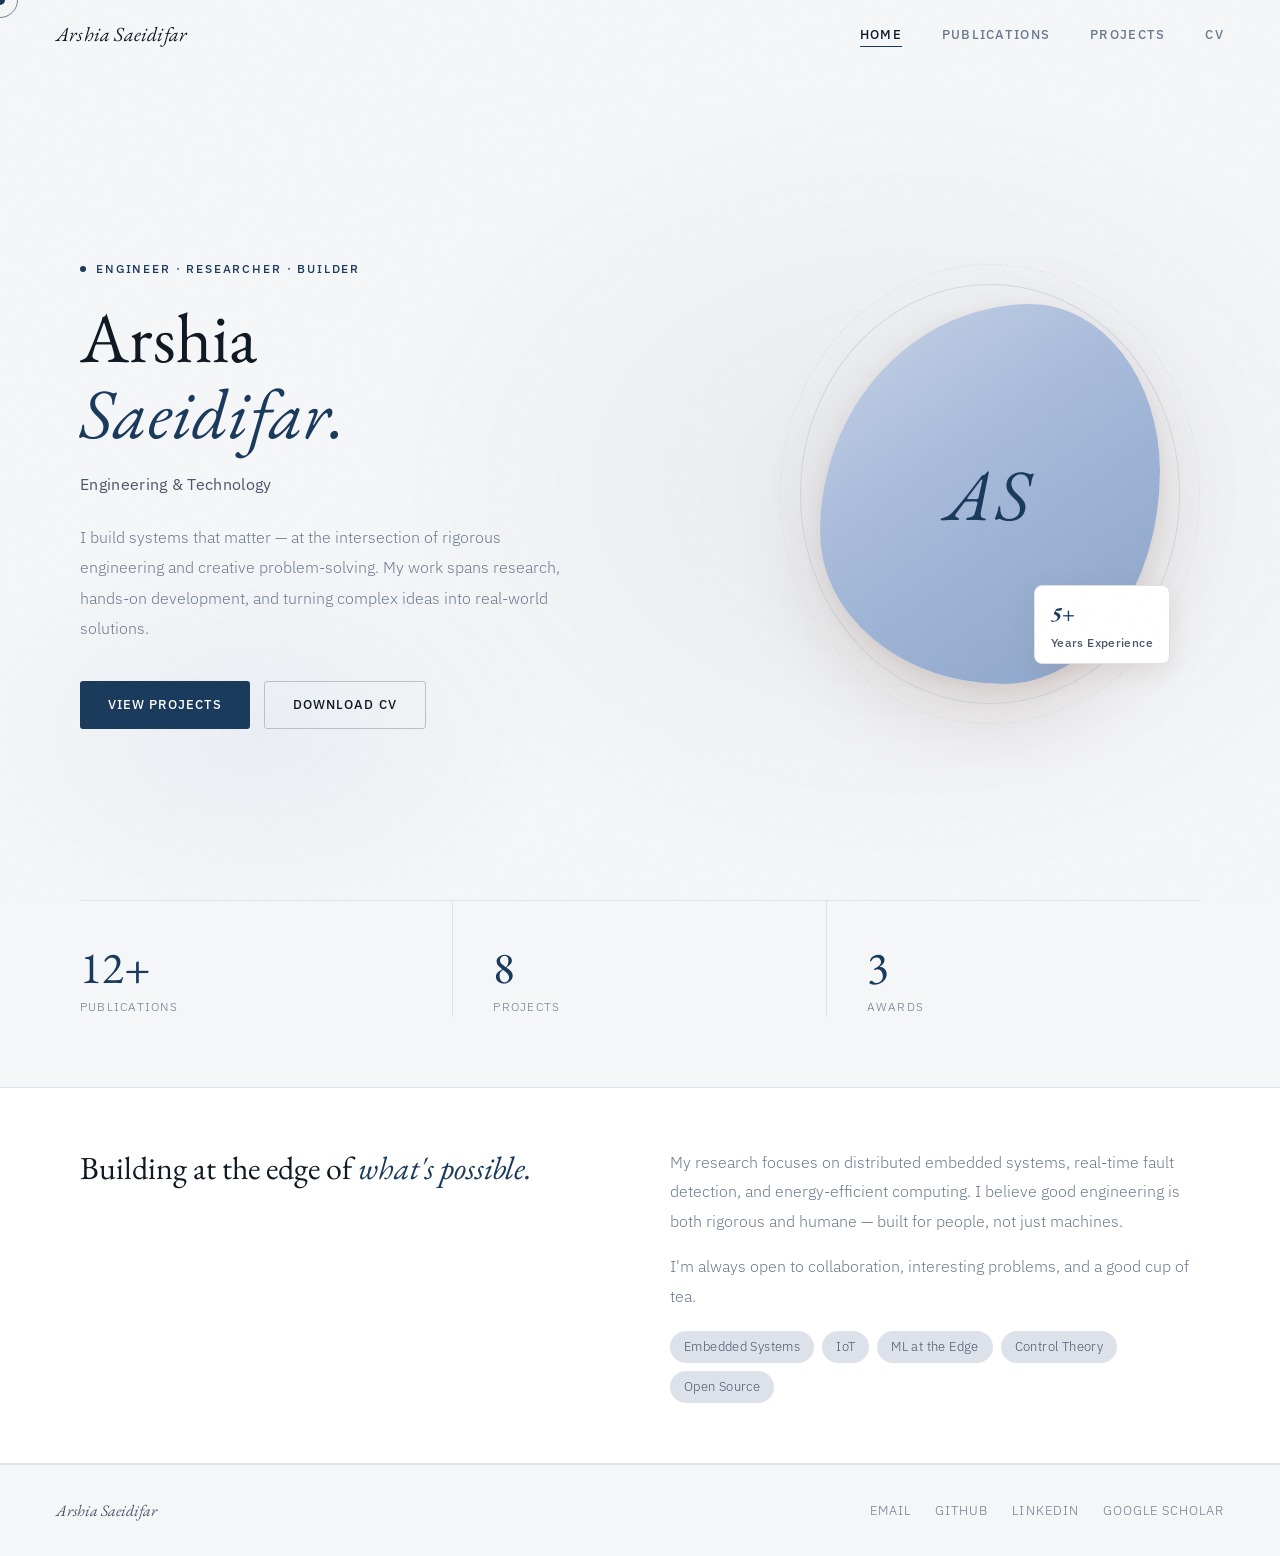
<file: index.html>
<!DOCTYPE html>
<html lang="en">
<head>
<meta charset="UTF-8"/>
<meta name="viewport" content="width=device-width, initial-scale=1.0"/>
<title>Arshia Saeidifar</title>
<link rel="stylesheet" href="style.css"/>
<style>
  /* ── HERO ── */
  .hero {
    min-height: calc(100vh - 68px);
    display: grid;
    grid-template-columns: 1fr 420px;
    align-items: center;
    padding: 80px 80px 60px;
    gap: 80px;
    position: relative;
  }

  .hero-bg {
    position: absolute;
    inset: 0;
    background:
      radial-gradient(ellipse 60% 70% at 70% 50%, rgba(26,58,92,0.06) 0%, transparent 70%),
      radial-gradient(ellipse 40% 40% at 20% 80%, rgba(43,87,151,0.05) 0%, transparent 60%);
    pointer-events: none;
  }

  .hero-eyebrow {
    display: flex;
    align-items: center;
    gap: 10px;
    font-size: 0.72rem;
    text-transform: uppercase;
    letter-spacing: 0.16em;
    color: var(--accent);
    font-weight: 500;
    margin-bottom: 20px;
    opacity: 0;
    animation: fadeUp 0.6s 0.2s var(--ease) forwards;
  }

  .hero-eyebrow-dot {
    width: 6px; height: 6px;
    background: var(--accent);
    border-radius: 50%;
    animation: pulse 2s infinite;
  }

  @keyframes pulse {
    0%, 100% { opacity: 1; transform: scale(1); }
    50% { opacity: 0.4; transform: scale(0.7); }
  }

  @keyframes fadeUp {
    from { opacity: 0; transform: translateY(20px); }
    to   { opacity: 1; transform: translateY(0); }
  }

  .hero h1 {
    font-family: var(--serif);
    font-size: clamp(3rem, 5.5vw, 5rem);
    font-weight: 300;
    line-height: 1.08;
    color: var(--dark);
    margin-bottom: 8px;
    opacity: 0;
    animation: fadeUp 0.7s 0.3s var(--ease) forwards;
  }

  .hero h1 em {
    font-style: italic;
    color: var(--accent);
    display: block;
  }

  .hero-role {
    font-size: 1rem;
    color: var(--brown);
    font-weight: 400;
    margin: 20px 0 24px;
    letter-spacing: 0.02em;
    opacity: 0;
    animation: fadeUp 0.7s 0.4s var(--ease) forwards;
  }

  .hero-bio {
    font-size: 1rem;
    color: var(--muted);
    line-height: 1.9;
    max-width: 480px;
    margin-bottom: 38px;
    opacity: 0;
    animation: fadeUp 0.7s 0.5s var(--ease) forwards;
  }

  .hero-cta {
    display: flex;
    gap: 14px;
    flex-wrap: wrap;
    opacity: 0;
    animation: fadeUp 0.7s 0.6s var(--ease) forwards;
  }

  /* ── PORTRAIT ── */
  .hero-visual {
    display: flex;
    justify-content: center;
    align-items: center;
    opacity: 0;
    animation: fadeUp 0.9s 0.4s var(--ease) forwards;
  }

  .portrait-outer {
    position: relative;
    width: 340px;
    height: 380px;
  }

  .portrait-blob {
    width: 100%;
    height: 100%;
    border-radius: 62% 38% 46% 54% / 60% 44% 56% 40%;
    background: linear-gradient(145deg, #c8d4e8 0%, #a8bbda 40%, #8aa4c8 100%);
    display: flex;
    align-items: center;
    justify-content: center;
    position: relative;
    box-shadow:
      0 30px 80px rgba(139,111,94,0.22),
      0 8px 20px rgba(139,111,94,0.12);
    animation: blobFloat 7s ease-in-out infinite;
  }

  @keyframes blobFloat {
    0%, 100% {
      border-radius: 62% 38% 46% 54% / 60% 44% 56% 40%;
      transform: translateY(0px);
    }
    33% {
      border-radius: 46% 54% 62% 38% / 44% 56% 40% 60%;
      transform: translateY(-8px);
    }
    66% {
      border-radius: 54% 46% 38% 62% / 56% 40% 60% 44%;
      transform: translateY(4px);
    }
  }

  .portrait-initials {
    font-family: var(--serif);
    font-size: 4.5rem;
    font-style: italic;
    color: var(--accent);
    letter-spacing: 0.06em;
    user-select: none;
  }

  .portrait-ring1, .portrait-ring2 {
    position: absolute;
    border: 1px solid var(--tan2);
    border-radius: 50%;
    pointer-events: none;
  }

  .portrait-ring1 {
    inset: -20px;
    opacity: 0.5;
    animation: spinSlow 20s linear infinite;
  }

  .portrait-ring2 {
    inset: -40px;
    opacity: 0.25;
    animation: spinSlow 30s linear infinite reverse;
    border-style: dashed;
  }

  @keyframes spinSlow {
    from { transform: rotate(0deg); }
    to   { transform: rotate(360deg); }
  }

  .portrait-badge {
    position: absolute;
    bottom: 20px;
    right: -10px;
    background: white;
    border: 1px solid var(--tan);
    border-radius: 8px;
    padding: 10px 16px;
    box-shadow: 0 8px 24px rgba(139,111,94,0.15);
    font-size: 0.78rem;
    color: var(--brown);
    font-weight: 500;
    letter-spacing: 0.03em;
    white-space: nowrap;
  }

  .portrait-badge strong {
    display: block;
    font-family: var(--serif);
    font-size: 1.3rem;
    color: var(--accent);
    font-style: italic;
  }

  /* ── STATS ── */
  .stats-bar {
    display: grid;
    grid-template-columns: repeat(3, 1fr);
    border-top: 1px solid var(--tan);
    margin: 0 80px 0;
    padding-bottom: 70px;
  }

  .stat {
    padding: 44px 0 0 40px;
    border-right: 1px solid var(--tan);
    opacity: 0;
    animation: fadeUp 0.7s var(--ease) forwards;
  }

  .stat:nth-child(1) { animation-delay: 0.7s; padding-left: 0; }
  .stat:nth-child(2) { animation-delay: 0.8s; }
  .stat:nth-child(3) { animation-delay: 0.9s; border-right: none; }

  .stat-num {
    font-family: var(--serif);
    font-size: 2.8rem;
    font-weight: 300;
    color: var(--accent);
    line-height: 1;
    margin-bottom: 6px;
  }

  .stat-label {
    font-size: 0.78rem;
    text-transform: uppercase;
    letter-spacing: 0.1em;
    color: var(--muted);
  }

  /* ── ABOUT STRIP ── */
  .about-strip {
    background: var(--warm);
    border-top: 1px solid var(--tan);
    border-bottom: 1px solid var(--tan);
    padding: 60px 80px;
    display: grid;
    grid-template-columns: 1fr 1fr;
    gap: 60px;
    align-items: start;
  }

  .about-strip h2 {
    font-family: var(--serif);
    font-size: 2rem;
    font-weight: 300;
    color: var(--dark);
    line-height: 1.3;
  }

  .about-strip h2 em { font-style: italic; color: var(--accent); }

  .about-strip p {
    color: var(--muted);
    font-size: 0.97rem;
    line-height: 1.9;
    margin-bottom: 16px;
  }

  .interest-chips {
    display: flex;
    flex-wrap: wrap;
    gap: 8px;
    margin-top: 20px;
  }

  .chip {
    padding: 5px 14px;
    background: var(--tan);
    color: var(--brown);
    border-radius: 20px;
    font-size: 0.8rem;
    letter-spacing: 0.03em;
    transition: background 0.2s, color 0.2s;
  }

  .chip:hover {
    background: var(--accent);
    color: white;
  }

  @media (max-width: 900px) {
    .hero { grid-template-columns: 1fr; padding: 50px 24px 40px; gap: 40px; }
    .hero-visual { order: -1; }
    .portrait-outer { width: 220px; height: 240px; }
    .portrait-initials { font-size: 3rem; }
    .portrait-ring1, .portrait-ring2 { display: none; }
    .stats-bar { margin: 0 24px; }
    .stat { padding-left: 20px; }
    .stat:first-child { padding-left: 0; }
    .about-strip { grid-template-columns: 1fr; padding: 40px 24px; gap: 30px; }
  }
</style>
</head>
<body data-page="home">

<div class="cursor"></div>
<div class="cursor-ring"></div>

<nav>
  <a class="nav-logo" href="index.html">Arshia Saeidifar</a>
  <ul class="nav-links">
    <li><a href="index.html" data-page="home">Home</a></li>
    <li><a href="publications.html" data-page="publications">Publications</a></li>
    <li><a href="projects.html" data-page="projects">Projects</a></li>
    <li><a href="cv.html" data-page="cv">CV</a></li>
  </ul>
</nav>

<div class="page-wrapper">
  <section class="hero">
    <div class="hero-bg"></div>
    <div class="hero-text">
      <div class="hero-eyebrow">
        <span class="hero-eyebrow-dot"></span>
        Engineer · Researcher · Builder
      </div>
      <h1>Arshia<em>Saeidifar.</em></h1>
      <p class="hero-role">Engineering &amp; Technology</p>
      <p class="hero-bio">
        I build systems that matter — at the intersection of rigorous engineering
        and creative problem-solving. My work spans research, hands-on development,
        and turning complex ideas into real-world solutions.
      </p>
      <div class="hero-cta">
        <a href="projects.html" class="btn btn-fill">View Projects</a>
        <a href="cv.html" class="btn btn-ghost">Download CV</a>
      </div>
    </div>
    <div class="hero-visual">
      <div class="portrait-outer">
        <div class="portrait-blob">
          <span class="portrait-initials">AS</span>
        </div>
        <div class="portrait-ring1"></div>
        <div class="portrait-ring2"></div>
        <div class="portrait-badge">
          <strong>5+</strong>
          Years Experience
        </div>
      </div>
    </div>
  </section>

  <section class="stats-bar">
    <div class="stat">
      <div class="stat-num">12+</div>
      <div class="stat-label">Publications</div>
    </div>
    <div class="stat">
      <div class="stat-num">8</div>
      <div class="stat-label">Projects</div>
    </div>
    <div class="stat">
      <div class="stat-num">3</div>
      <div class="stat-label">Awards</div>
    </div>
  </section>

  <section class="about-strip">
    <div class="reveal">
      <h2>Building at the edge of <em>what's possible.</em></h2>
    </div>
    <div class="reveal reveal-delay-2">
      <p>My research focuses on distributed embedded systems, real-time fault detection, and energy-efficient computing. I believe good engineering is both rigorous and humane — built for people, not just machines.</p>
      <p>I'm always open to collaboration, interesting problems, and a good cup of tea.</p>
      <div class="interest-chips">
        <span class="chip">Embedded Systems</span>
        <span class="chip">IoT</span>
        <span class="chip">ML at the Edge</span>
        <span class="chip">Control Theory</span>
        <span class="chip">Open Source</span>
      </div>
    </div>
  </section>

  <footer>
    <span class="footer-name">Arshia Saeidifar</span>
    <div class="footer-links">
      <a href="mailto:arshia@example.com">Email</a>
      <a href="#">GitHub</a>
      <a href="#">LinkedIn</a>
      <a href="#">Google Scholar</a>
    </div>
  </footer>
</div>

<script src="main.js"></script>
</body>
</html>
</file>
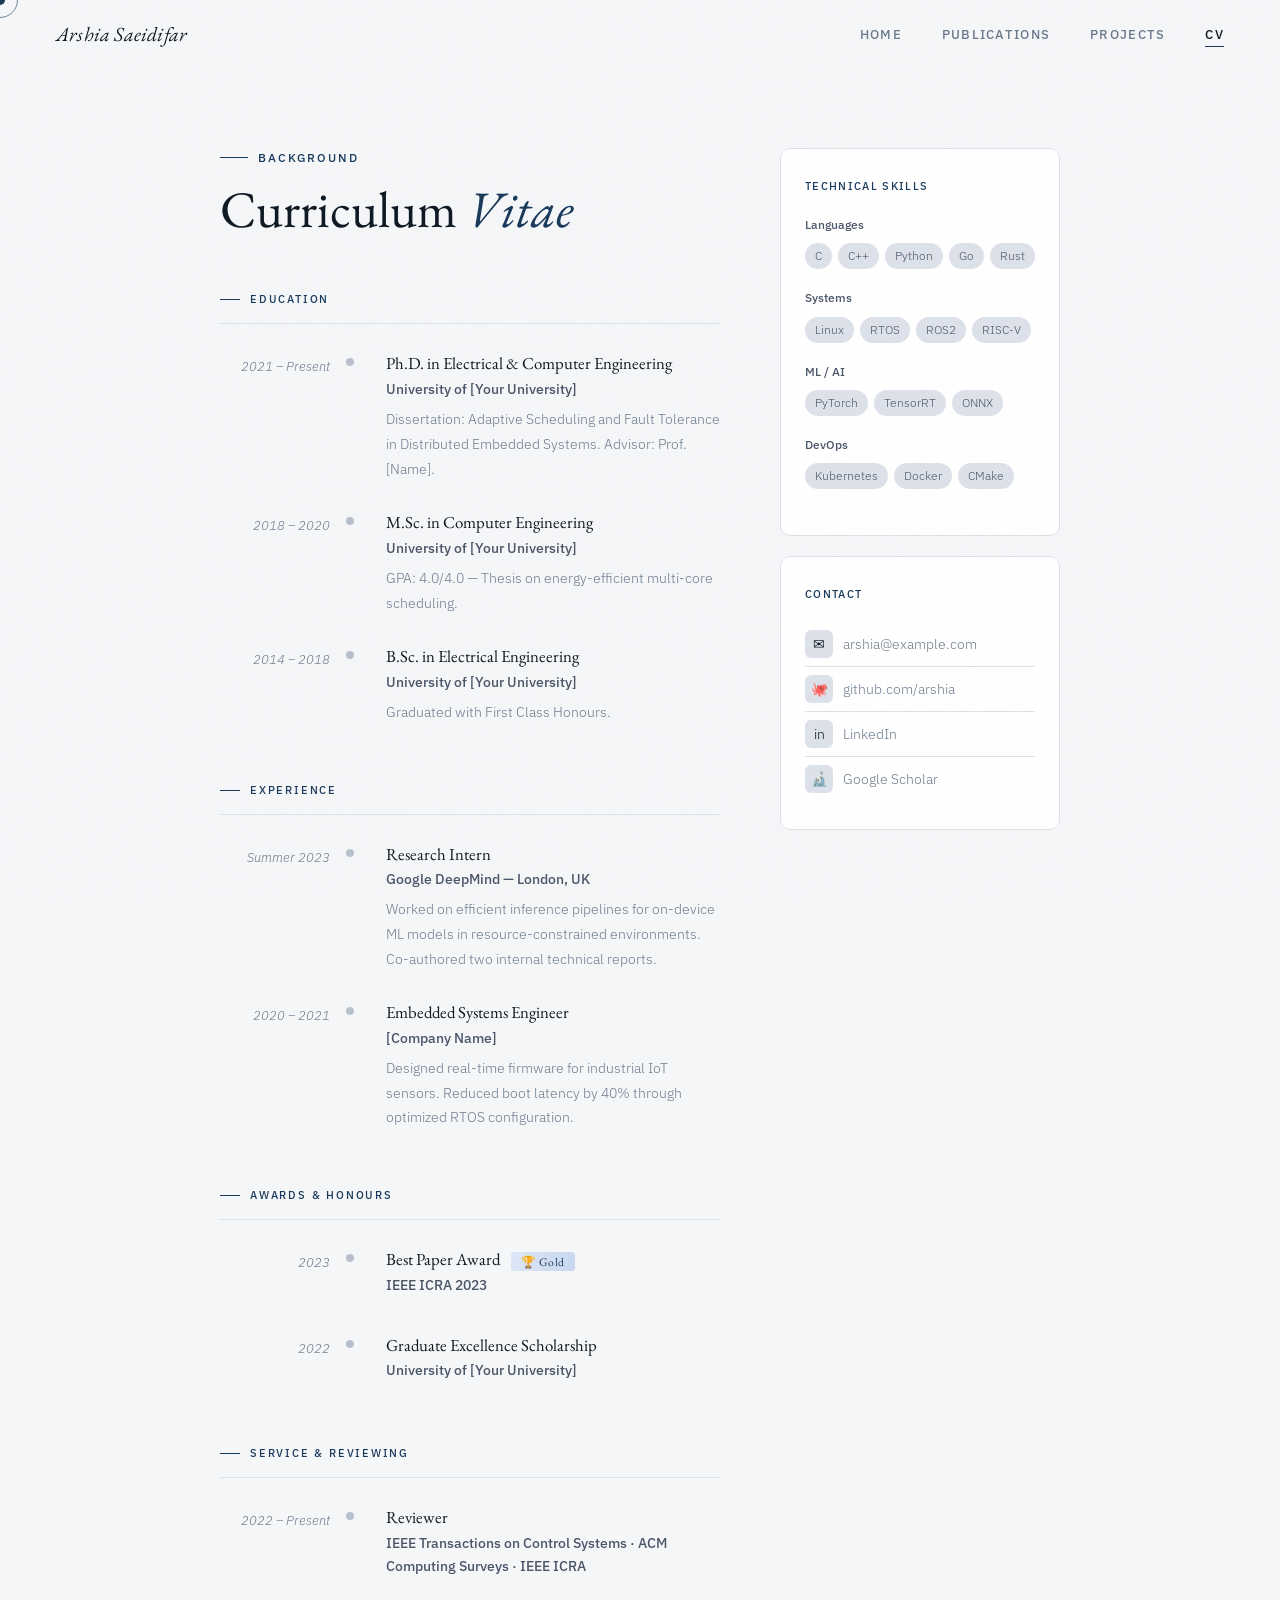
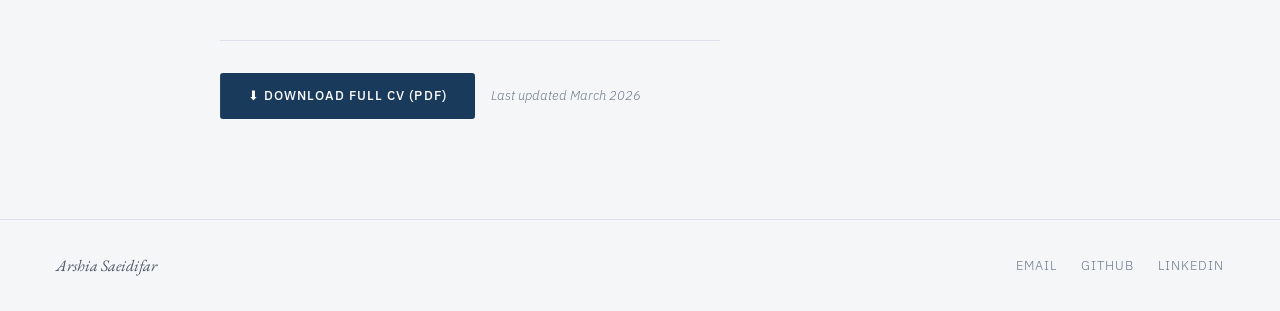
<file: cv.html>
<!DOCTYPE html>
<html lang="en">
<head>
<meta charset="UTF-8"/>
<meta name="viewport" content="width=device-width, initial-scale=1.0"/>
<title>CV — Arshia Saeidifar</title>
<link rel="stylesheet" href="style.css"/>
<style>
  .cv-layout {
    max-width: 1000px;
    margin: 0 auto;
    padding: 80px 80px 100px;
    display: grid;
    grid-template-columns: 1fr 280px;
    gap: 60px;
    align-items: start;
  }

  /* ── MAIN COLUMN ── */
  .cv-section { margin-bottom: 56px; }

  .cv-section-label {
    font-size: 0.7rem;
    text-transform: uppercase;
    letter-spacing: 0.16em;
    color: var(--accent);
    font-weight: 500;
    padding-bottom: 14px;
    margin-bottom: 28px;
    border-bottom: 1px solid var(--tan);
    display: flex;
    align-items: center;
    gap: 10px;
  }

  .cv-section-label::before {
    content: '';
    width: 20px;
    height: 1px;
    background: var(--accent);
  }

  .cv-item {
    display: grid;
    grid-template-columns: 130px 1fr;
    gap: 12px 24px;
    margin-bottom: 30px;
    position: relative;
  }

  .cv-item::before {
    content: '';
    position: absolute;
    left: 130px;
    top: 6px;
    width: 8px;
    height: 8px;
    border-radius: 50%;
    background: var(--tan2);
    transform: translateX(-50%);
    transition: background 0.2s;
  }

  .cv-item:hover::before { background: var(--accent); }

  .cv-date {
    font-size: 0.8rem;
    color: var(--muted);
    font-style: italic;
    padding-top: 4px;
    text-align: right;
    padding-right: 20px;
  }

  .cv-details { padding-left: 12px; }

  .cv-details h4 {
    font-family: var(--serif);
    font-size: 1.05rem;
    font-weight: 400;
    color: var(--dark);
    margin-bottom: 3px;
    line-height: 1.35;
  }

  .cv-place {
    font-size: 0.85rem;
    color: var(--brown);
    margin-bottom: 6px;
    font-weight: 500;
  }

  .cv-desc {
    font-size: 0.88rem;
    color: var(--muted);
    line-height: 1.75;
  }

  .cv-award-badge {
    display: inline-block;
    padding: 2px 10px;
    background: linear-gradient(90deg, #dde6f5, #c8d8ef);
    border-radius: 3px;
    font-size: 0.73rem;
    color: #1a3a5c;
    letter-spacing: 0.04em;
    margin-left: 8px;
    vertical-align: middle;
  }

  /* ── SIDEBAR ── */
  .cv-sidebar {
    position: sticky;
    top: calc(var(--nav-h) + 40px);
  }

  .sidebar-card {
    background: var(--warm);
    border: 1px solid var(--tan);
    border-radius: 10px;
    padding: 28px 24px;
    margin-bottom: 20px;
  }

  .sidebar-card-title {
    font-size: 0.7rem;
    text-transform: uppercase;
    letter-spacing: 0.12em;
    color: var(--accent);
    font-weight: 500;
    margin-bottom: 18px;
  }

  /* skills */
  .skill-group { margin-bottom: 18px; }

  .skill-group-name {
    font-size: 0.78rem;
    color: var(--brown);
    font-weight: 500;
    margin-bottom: 8px;
  }

  .skill-pills {
    display: flex;
    flex-wrap: wrap;
    gap: 6px;
  }

  .skill-pill {
    padding: 3px 10px;
    background: var(--tan);
    color: var(--brown);
    border-radius: 20px;
    font-size: 0.74rem;
  }

  /* contact */
  .contact-list { list-style: none; }

  .contact-list li {
    display: flex;
    align-items: center;
    gap: 10px;
    padding: 8px 0;
    border-bottom: 1px solid var(--tan);
    font-size: 0.85rem;
  }

  .contact-list li:last-child { border-bottom: none; }

  .contact-list a {
    color: var(--muted);
    text-decoration: none;
    transition: color 0.2s;
  }

  .contact-list a:hover { color: var(--accent); }

  .contact-icon {
    width: 28px;
    height: 28px;
    background: var(--tan);
    border-radius: 6px;
    display: flex;
    align-items: center;
    justify-content: center;
    font-size: 0.85rem;
    flex-shrink: 0;
  }

  /* download */
  .cv-download-row {
    margin-top: 48px;
    padding-top: 32px;
    border-top: 1px solid var(--tan);
    display: flex;
    align-items: center;
    gap: 16px;
  }

  .cv-updated {
    font-size: 0.8rem;
    color: var(--muted);
    font-style: italic;
  }

  @media (max-width: 860px) {
    .cv-layout { grid-template-columns: 1fr; padding: 50px 24px 80px; gap: 40px; }
    .cv-sidebar { position: static; }
    .cv-item { grid-template-columns: 1fr; }
    .cv-item::before { display: none; }
    .cv-date { text-align: left; padding-right: 0; padding-left: 0; }
    .cv-details { padding-left: 0; }
  }
</style>
</head>
<body data-page="cv">

<div class="cursor"></div>
<div class="cursor-ring"></div>

<nav>
  <a class="nav-logo" href="index.html">Arshia Saeidifar</a>
  <ul class="nav-links">
    <li><a href="index.html" data-page="home">Home</a></li>
    <li><a href="publications.html" data-page="publications">Publications</a></li>
    <li><a href="projects.html" data-page="projects">Projects</a></li>
    <li><a href="cv.html" data-page="cv">CV</a></li>
  </ul>
</nav>

<div class="page-wrapper">
<div class="cv-layout">

  <!-- MAIN -->
  <main>

    <div class="reveal" style="margin-bottom:52px;">
      <div class="section-eyebrow">Background</div>
      <h1 class="section-title">Curriculum <em>Vitae</em></h1>
    </div>

    <!-- EDUCATION -->
    <div class="cv-section reveal">
      <div class="cv-section-label">Education</div>

      <div class="cv-item">
        <div class="cv-date">2021 – Present</div>
        <div class="cv-details">
          <h4>Ph.D. in Electrical &amp; Computer Engineering</h4>
          <div class="cv-place">University of [Your University]</div>
          <p class="cv-desc">Dissertation: Adaptive Scheduling and Fault Tolerance in Distributed Embedded Systems. Advisor: Prof. [Name].</p>
        </div>
      </div>

      <div class="cv-item">
        <div class="cv-date">2018 – 2020</div>
        <div class="cv-details">
          <h4>M.Sc. in Computer Engineering</h4>
          <div class="cv-place">University of [Your University]</div>
          <p class="cv-desc">GPA: 4.0/4.0 — Thesis on energy-efficient multi-core scheduling.</p>
        </div>
      </div>

      <div class="cv-item">
        <div class="cv-date">2014 – 2018</div>
        <div class="cv-details">
          <h4>B.Sc. in Electrical Engineering</h4>
          <div class="cv-place">University of [Your University]</div>
          <p class="cv-desc">Graduated with First Class Honours.</p>
        </div>
      </div>
    </div>

    <!-- EXPERIENCE -->
    <div class="cv-section reveal">
      <div class="cv-section-label">Experience</div>

      <div class="cv-item">
        <div class="cv-date">Summer 2023</div>
        <div class="cv-details">
          <h4>Research Intern</h4>
          <div class="cv-place">Google DeepMind — London, UK</div>
          <p class="cv-desc">Worked on efficient inference pipelines for on-device ML models in resource-constrained environments. Co-authored two internal technical reports.</p>
        </div>
      </div>

      <div class="cv-item">
        <div class="cv-date">2020 – 2021</div>
        <div class="cv-details">
          <h4>Embedded Systems Engineer</h4>
          <div class="cv-place">[Company Name]</div>
          <p class="cv-desc">Designed real-time firmware for industrial IoT sensors. Reduced boot latency by 40% through optimized RTOS configuration.</p>
        </div>
      </div>
    </div>

    <!-- AWARDS -->
    <div class="cv-section reveal">
      <div class="cv-section-label">Awards &amp; Honours</div>

      <div class="cv-item">
        <div class="cv-date">2023</div>
        <div class="cv-details">
          <h4>Best Paper Award <span class="cv-award-badge">🏆 Gold</span></h4>
          <div class="cv-place">IEEE ICRA 2023</div>
        </div>
      </div>

      <div class="cv-item">
        <div class="cv-date">2022</div>
        <div class="cv-details">
          <h4>Graduate Excellence Scholarship</h4>
          <div class="cv-place">University of [Your University]</div>
        </div>
      </div>
    </div>

    <!-- SERVICE -->
    <div class="cv-section reveal">
      <div class="cv-section-label">Service &amp; Reviewing</div>
      <div class="cv-item">
        <div class="cv-date">2022 – Present</div>
        <div class="cv-details">
          <h4>Reviewer</h4>
          <div class="cv-place">IEEE Transactions on Control Systems · ACM Computing Surveys · IEEE ICRA</div>
        </div>
      </div>
    </div>

    <div class="cv-download-row reveal">
      <a href="#" class="btn btn-fill">⬇ Download Full CV (PDF)</a>
      <span class="cv-updated">Last updated March 2026</span>
    </div>

  </main>

  <!-- SIDEBAR -->
  <aside class="cv-sidebar">

    <div class="sidebar-card reveal reveal-delay-2">
      <div class="sidebar-card-title">Technical Skills</div>

      <div class="skill-group">
        <div class="skill-group-name">Languages</div>
        <div class="skill-pills">
          <span class="skill-pill">C</span>
          <span class="skill-pill">C++</span>
          <span class="skill-pill">Python</span>
          <span class="skill-pill">Go</span>
          <span class="skill-pill">Rust</span>
        </div>
      </div>

      <div class="skill-group">
        <div class="skill-group-name">Systems</div>
        <div class="skill-pills">
          <span class="skill-pill">Linux</span>
          <span class="skill-pill">RTOS</span>
          <span class="skill-pill">ROS2</span>
          <span class="skill-pill">RISC-V</span>
        </div>
      </div>

      <div class="skill-group">
        <div class="skill-group-name">ML / AI</div>
        <div class="skill-pills">
          <span class="skill-pill">PyTorch</span>
          <span class="skill-pill">TensorRT</span>
          <span class="skill-pill">ONNX</span>
        </div>
      </div>

      <div class="skill-group">
        <div class="skill-group-name">DevOps</div>
        <div class="skill-pills">
          <span class="skill-pill">Kubernetes</span>
          <span class="skill-pill">Docker</span>
          <span class="skill-pill">CMake</span>
        </div>
      </div>
    </div>

    <div class="sidebar-card reveal reveal-delay-3">
      <div class="sidebar-card-title">Contact</div>
      <ul class="contact-list">
        <li>
          <div class="contact-icon">✉</div>
          <a href="mailto:arshia@example.com">arshia@example.com</a>
        </li>
        <li>
          <div class="contact-icon">🐙</div>
          <a href="#">github.com/arshia</a>
        </li>
        <li>
          <div class="contact-icon">in</div>
          <a href="#">LinkedIn</a>
        </li>
        <li>
          <div class="contact-icon">🔬</div>
          <a href="#">Google Scholar</a>
        </li>
      </ul>
    </div>

  </aside>

</div>

<footer>
  <span class="footer-name">Arshia Saeidifar</span>
  <div class="footer-links">
    <a href="mailto:arshia@example.com">Email</a>
    <a href="#">GitHub</a>
    <a href="#">LinkedIn</a>
  </div>
</footer>
</div>

<script src="main.js"></script>
</body>
</html>
</file>
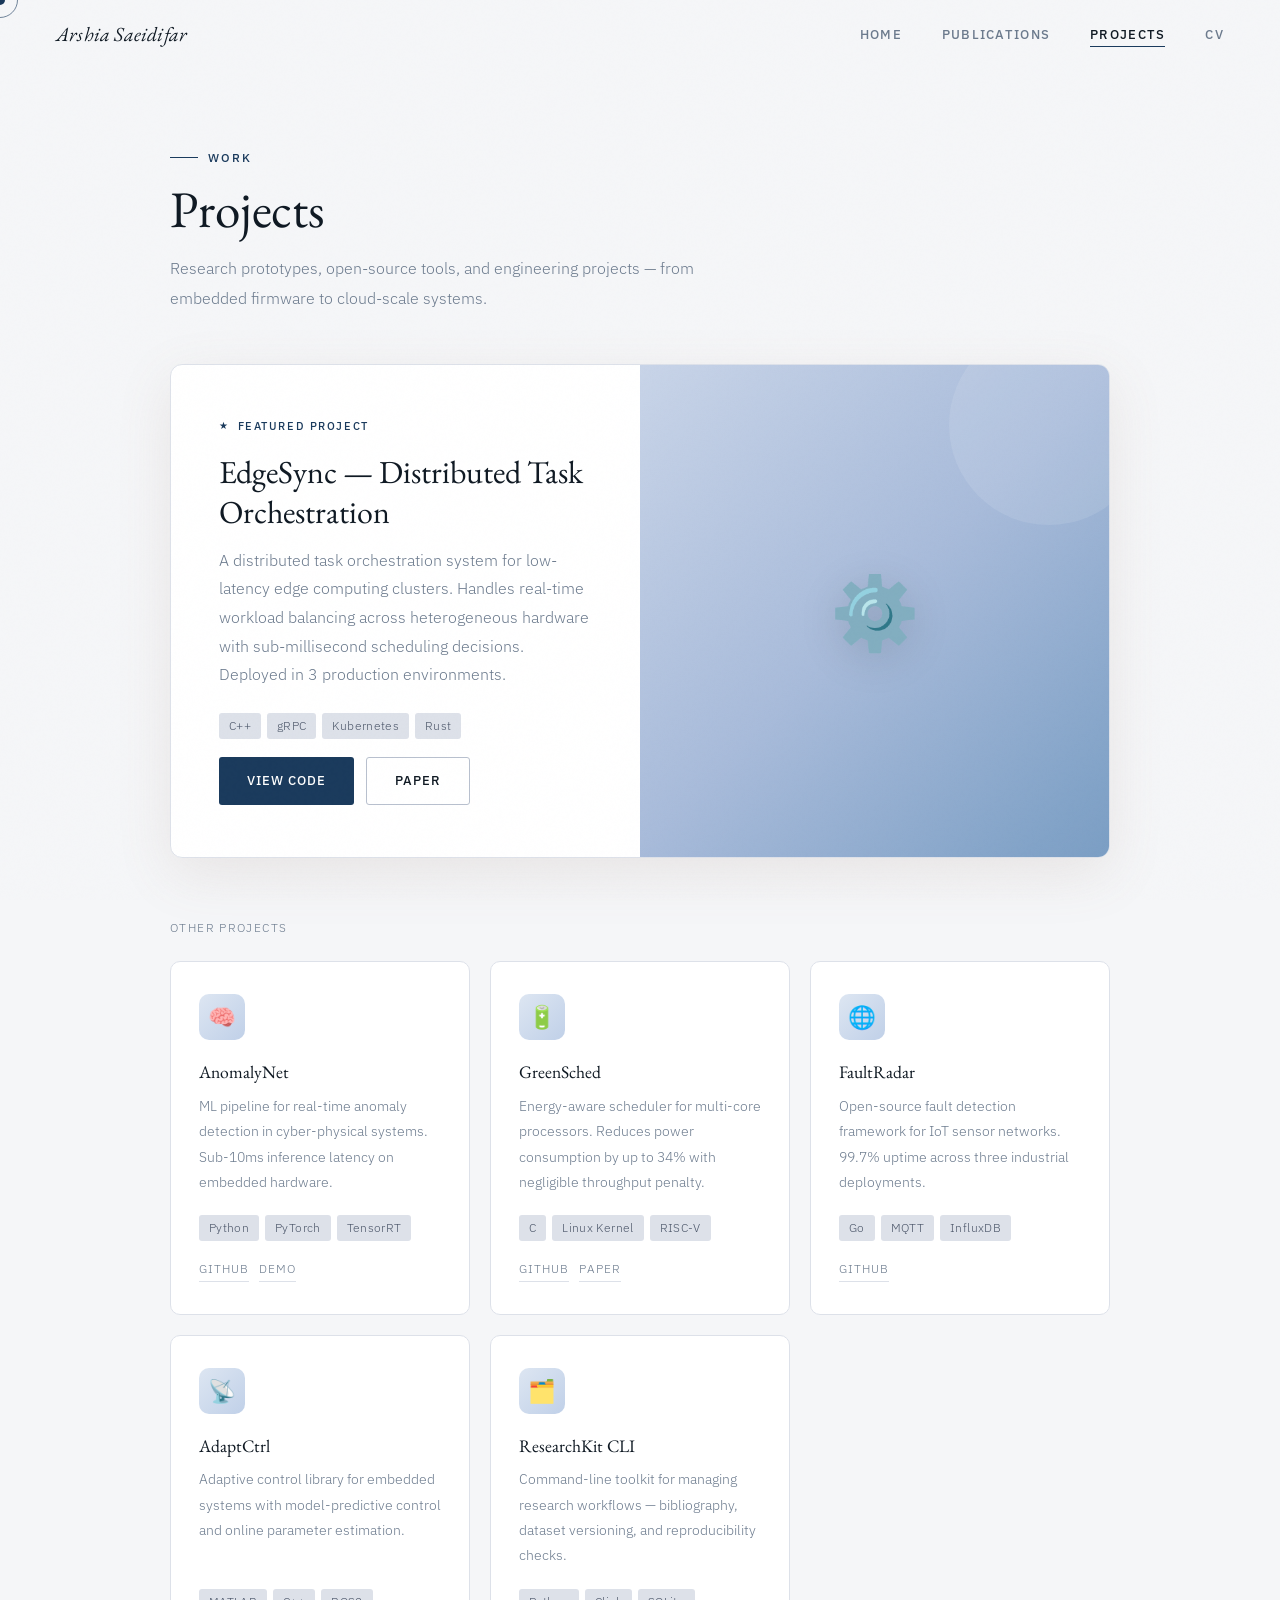
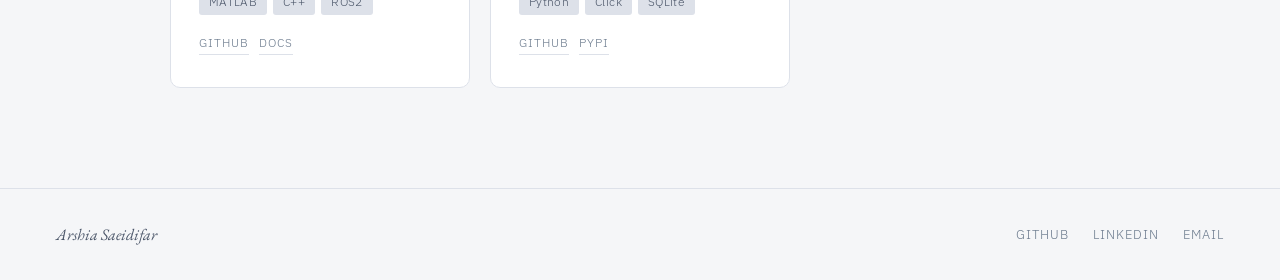
<file: projects.html>
<!DOCTYPE html>
<html lang="en">
<head>
<meta charset="UTF-8"/>
<meta name="viewport" content="width=device-width, initial-scale=1.0"/>
<title>Projects — Arshia Saeidifar</title>
<link rel="stylesheet" href="style.css"/>
<style>
  .proj-header {
    padding: 80px 80px 50px;
    max-width: 1100px;
    margin: 0 auto;
  }

  /* ── FEATURED ── */
  .featured-project {
    max-width: 1100px;
    margin: 0 auto 60px;
    padding: 0 80px;
  }

  .featured-card {
    background: var(--warm);
    border: 1px solid var(--tan);
    border-radius: 12px;
    display: grid;
    grid-template-columns: 1fr 1fr;
    overflow: hidden;
    box-shadow: 0 16px 56px rgba(139,111,94,0.12);
    transition: box-shadow 0.3s, transform 0.3s;
  }

  .featured-card:hover {
    box-shadow: 0 24px 80px rgba(139,111,94,0.2);
    transform: translateY(-4px);
  }

  .featured-content {
    padding: 52px 48px;
  }

  .featured-label {
    font-size: 0.7rem;
    text-transform: uppercase;
    letter-spacing: 0.14em;
    color: var(--accent);
    font-weight: 500;
    margin-bottom: 16px;
    display: flex;
    align-items: center;
    gap: 8px;
  }

  .featured-label::before {
    content: '★';
    font-size: 0.65rem;
  }

  .featured-content h2 {
    font-family: var(--serif);
    font-size: 2rem;
    font-weight: 300;
    color: var(--dark);
    line-height: 1.25;
    margin-bottom: 14px;
  }

  .featured-content p {
    font-size: 0.97rem;
    color: var(--muted);
    line-height: 1.85;
    margin-bottom: 24px;
  }

  .featured-visual {
    background: linear-gradient(135deg, #c8d4e8 0%, #a8bbda 50%, #7a9ec4 100%);
    display: flex;
    align-items: center;
    justify-content: center;
    min-height: 280px;
    position: relative;
    overflow: hidden;
  }

  .featured-visual::before {
    content: '';
    position: absolute;
    width: 200px;
    height: 200px;
    background: rgba(255,255,255,0.1);
    border-radius: 50%;
    top: -40px;
    right: -40px;
  }

  .featured-icon {
    font-size: 4.5rem;
    position: relative;
    z-index: 1;
    filter: drop-shadow(0 8px 20px rgba(0,0,0,0.12));
    animation: iconFloat 4s ease-in-out infinite;
  }

  @keyframes iconFloat {
    0%, 100% { transform: translateY(0); }
    50% { transform: translateY(-10px); }
  }

  /* ── GRID ── */
  .projects-section {
    max-width: 1100px;
    margin: 0 auto;
    padding: 0 80px 100px;
  }

  .grid-label {
    font-size: 0.72rem;
    text-transform: uppercase;
    letter-spacing: 0.12em;
    color: var(--muted);
    margin-bottom: 24px;
  }

  .proj-grid {
    display: grid;
    grid-template-columns: repeat(3, 1fr);
    gap: 20px;
  }

  .proj-card {
    background: var(--warm);
    border: 1px solid var(--tan);
    border-radius: 10px;
    padding: 32px 28px;
    display: flex;
    flex-direction: column;
    gap: 0;
    position: relative;
    overflow: hidden;
    transition: box-shadow 0.3s var(--ease), transform 0.3s var(--ease), border-color 0.3s;
  }

  .proj-card::after {
    content: '';
    position: absolute;
    bottom: 0; left: 0; right: 0;
    height: 3px;
    background: linear-gradient(90deg, var(--accent), var(--accent2));
    transform: scaleX(0);
    transform-origin: left;
    transition: transform 0.35s var(--ease);
  }

  .proj-card:hover {
    box-shadow: 0 14px 44px rgba(139,111,94,0.16);
    transform: translateY(-4px);
    border-color: var(--tan2);
  }

  .proj-card:hover::after { transform: scaleX(1); }

  .proj-icon {
    width: 46px; height: 46px;
    background: linear-gradient(135deg, #dde6f2, #c0d0e8);
    border-radius: 10px;
    display: flex;
    align-items: center;
    justify-content: center;
    font-size: 1.4rem;
    margin-bottom: 20px;
    transition: transform 0.3s;
  }

  .proj-card:hover .proj-icon { transform: rotate(-8deg) scale(1.1); }

  .proj-card h3 {
    font-family: var(--serif);
    font-size: 1.1rem;
    font-weight: 400;
    color: var(--dark);
    margin-bottom: 10px;
    line-height: 1.35;
  }

  .proj-card p {
    font-size: 0.88rem;
    color: var(--muted);
    line-height: 1.8;
    flex: 1;
    margin-bottom: 20px;
  }

  .proj-stack {
    display: flex;
    gap: 6px;
    flex-wrap: wrap;
    margin-bottom: 18px;
  }

  .stack-tag {
    padding: 3px 10px;
    background: var(--tan);
    color: var(--brown);
    border-radius: 3px;
    font-size: 0.73rem;
    letter-spacing: 0.03em;
  }

  .proj-footer {
    display: flex;
    gap: 10px;
    margin-top: auto;
  }

  .proj-link {
    font-size: 0.75rem;
    text-transform: uppercase;
    letter-spacing: 0.08em;
    color: var(--muted);
    text-decoration: none;
    border-bottom: 1px solid var(--tan);
    padding-bottom: 1px;
    transition: color 0.2s, border-color 0.2s;
  }

  .proj-link:hover { color: var(--accent); border-color: var(--accent); }

  @media (max-width: 900px) {
    .proj-header { padding: 50px 24px 30px; }
    .featured-project { padding: 0 24px; }
    .featured-card { grid-template-columns: 1fr; }
    .featured-visual { min-height: 160px; }
    .projects-section { padding: 0 24px 80px; }
    .proj-grid { grid-template-columns: 1fr 1fr; }
  }

  @media (max-width: 600px) {
    .proj-grid { grid-template-columns: 1fr; }
  }
</style>
</head>
<body data-page="projects">

<div class="cursor"></div>
<div class="cursor-ring"></div>

<nav>
  <a class="nav-logo" href="index.html">Arshia Saeidifar</a>
  <ul class="nav-links">
    <li><a href="index.html" data-page="home">Home</a></li>
    <li><a href="publications.html" data-page="publications">Publications</a></li>
    <li><a href="projects.html" data-page="projects">Projects</a></li>
    <li><a href="cv.html" data-page="cv">CV</a></li>
  </ul>
</nav>

<div class="page-wrapper">

  <div class="proj-header reveal">
    <div class="section-eyebrow">Work</div>
    <h1 class="section-title">Projects</h1>
    <p class="section-lead">Research prototypes, open-source tools, and engineering projects — from embedded firmware to cloud-scale systems.</p>
  </div>

  <div class="featured-project reveal reveal-delay-1">
    <div class="featured-card">
      <div class="featured-content">
        <div class="featured-label">Featured Project</div>
        <h2>EdgeSync — Distributed Task Orchestration</h2>
        <p>A distributed task orchestration system for low-latency edge computing clusters. Handles real-time workload balancing across heterogeneous hardware with sub-millisecond scheduling decisions. Deployed in 3 production environments.</p>
        <div class="proj-stack">
          <span class="stack-tag">C++</span>
          <span class="stack-tag">gRPC</span>
          <span class="stack-tag">Kubernetes</span>
          <span class="stack-tag">Rust</span>
        </div>
        <div style="display:flex; gap:12px;">
          <a href="#" class="btn btn-fill">View Code</a>
          <a href="#" class="btn btn-ghost">Paper</a>
        </div>
      </div>
      <div class="featured-visual">
        <div class="featured-icon">⚙️</div>
      </div>
    </div>
  </div>

  <div class="projects-section">
    <div class="grid-label reveal">Other Projects</div>
    <div class="proj-grid stagger-children">

      <div class="proj-card">
        <div class="proj-icon">🧠</div>
        <h3>AnomalyNet</h3>
        <p>ML pipeline for real-time anomaly detection in cyber-physical systems. Sub-10ms inference latency on embedded hardware.</p>
        <div class="proj-stack">
          <span class="stack-tag">Python</span>
          <span class="stack-tag">PyTorch</span>
          <span class="stack-tag">TensorRT</span>
        </div>
        <div class="proj-footer">
          <a href="#" class="proj-link">GitHub</a>
          <a href="#" class="proj-link">Demo</a>
        </div>
      </div>

      <div class="proj-card">
        <div class="proj-icon">🔋</div>
        <h3>GreenSched</h3>
        <p>Energy-aware scheduler for multi-core processors. Reduces power consumption by up to 34% with negligible throughput penalty.</p>
        <div class="proj-stack">
          <span class="stack-tag">C</span>
          <span class="stack-tag">Linux Kernel</span>
          <span class="stack-tag">RISC-V</span>
        </div>
        <div class="proj-footer">
          <a href="#" class="proj-link">GitHub</a>
          <a href="#" class="proj-link">Paper</a>
        </div>
      </div>

      <div class="proj-card">
        <div class="proj-icon">🌐</div>
        <h3>FaultRadar</h3>
        <p>Open-source fault detection framework for IoT sensor networks. 99.7% uptime across three industrial deployments.</p>
        <div class="proj-stack">
          <span class="stack-tag">Go</span>
          <span class="stack-tag">MQTT</span>
          <span class="stack-tag">InfluxDB</span>
        </div>
        <div class="proj-footer">
          <a href="#" class="proj-link">GitHub</a>
        </div>
      </div>

      <div class="proj-card">
        <div class="proj-icon">📡</div>
        <h3>AdaptCtrl</h3>
        <p>Adaptive control library for embedded systems with model-predictive control and online parameter estimation.</p>
        <div class="proj-stack">
          <span class="stack-tag">MATLAB</span>
          <span class="stack-tag">C++</span>
          <span class="stack-tag">ROS2</span>
        </div>
        <div class="proj-footer">
          <a href="#" class="proj-link">GitHub</a>
          <a href="#" class="proj-link">Docs</a>
        </div>
      </div>

      <div class="proj-card">
        <div class="proj-icon">🗂️</div>
        <h3>ResearchKit CLI</h3>
        <p>Command-line toolkit for managing research workflows — bibliography, dataset versioning, and reproducibility checks.</p>
        <div class="proj-stack">
          <span class="stack-tag">Python</span>
          <span class="stack-tag">Click</span>
          <span class="stack-tag">SQLite</span>
        </div>
        <div class="proj-footer">
          <a href="#" class="proj-link">GitHub</a>
          <a href="#" class="proj-link">PyPI</a>
        </div>
      </div>

    </div>
  </div>

  <footer>
    <span class="footer-name">Arshia Saeidifar</span>
    <div class="footer-links">
      <a href="#">GitHub</a>
      <a href="#">LinkedIn</a>
      <a href="mailto:arshia@example.com">Email</a>
    </div>
  </footer>
</div>

<script src="main.js"></script>
</body>
</html>
</file>
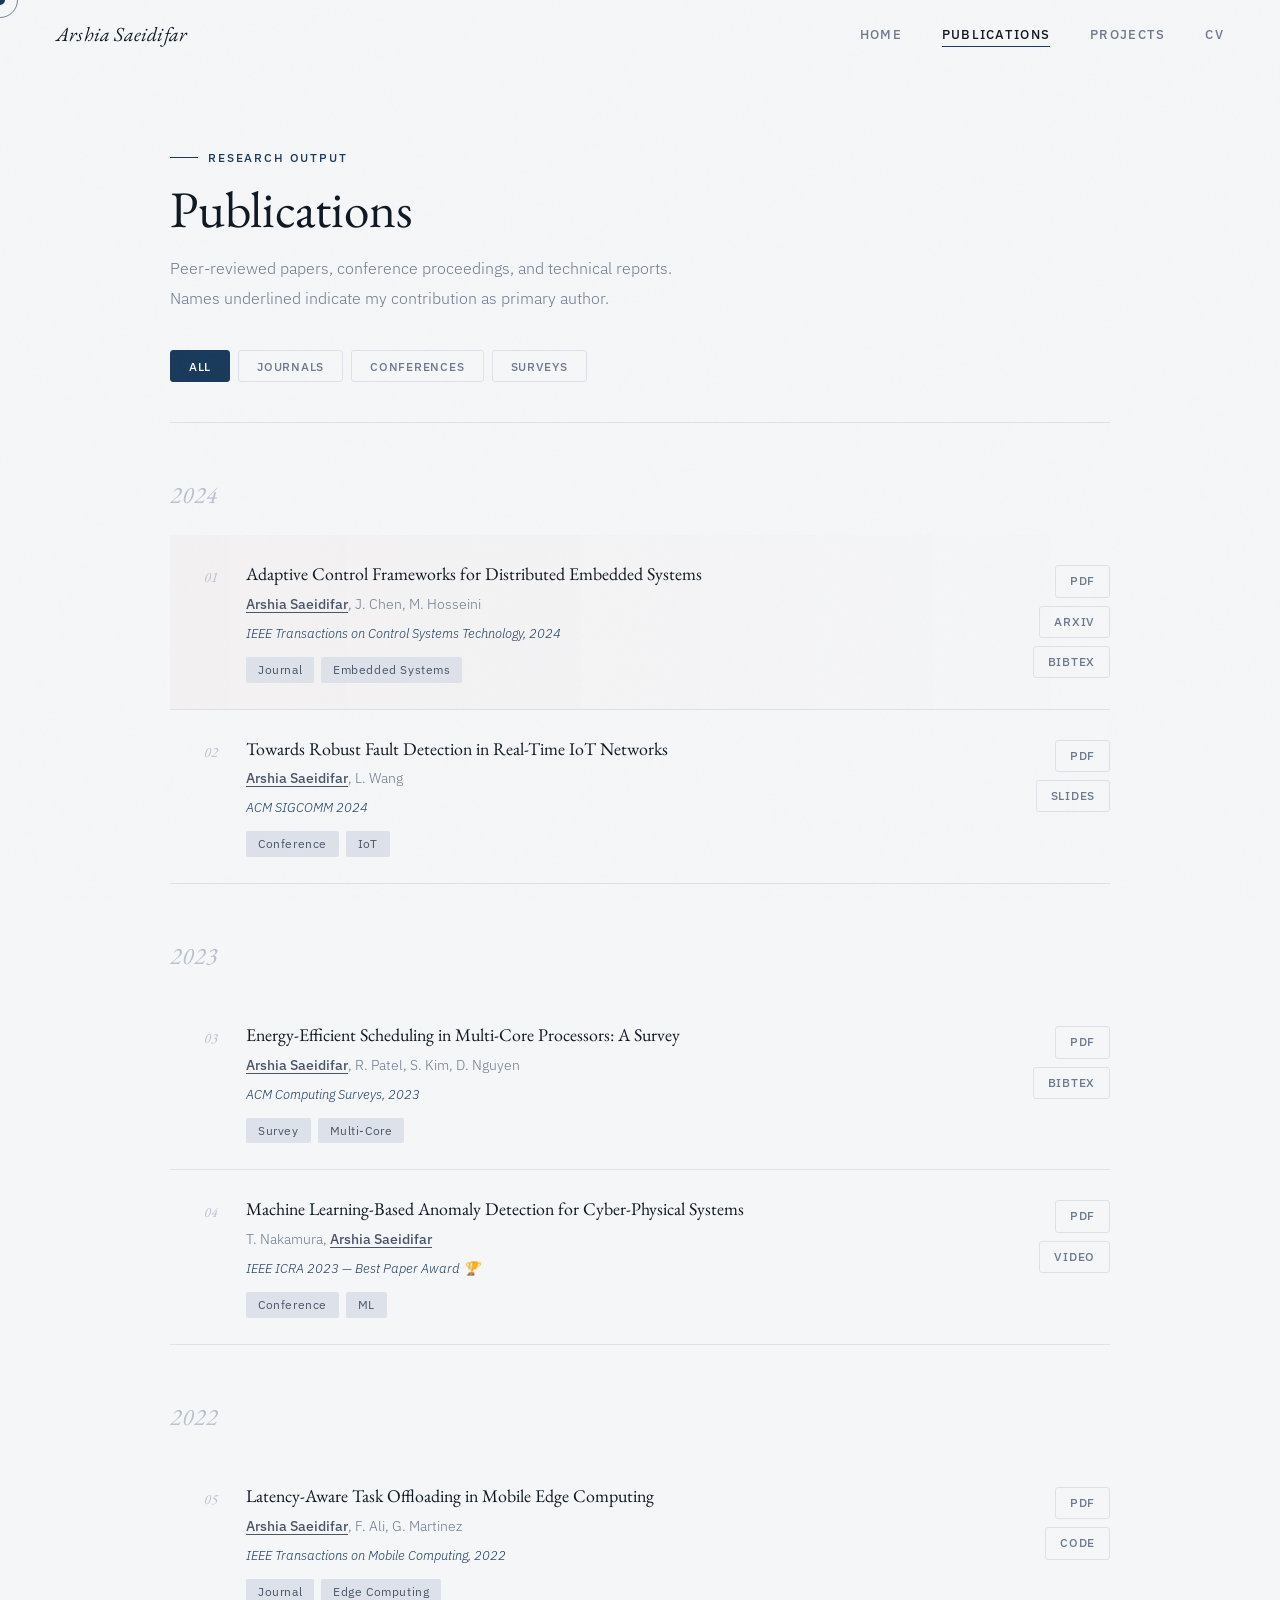
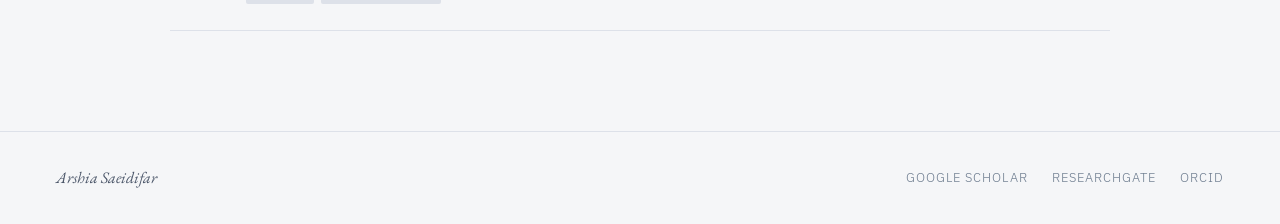
<file: publications.html>
<!DOCTYPE html>
<html lang="en">
<head>
<meta charset="UTF-8"/>
<meta name="viewport" content="width=device-width, initial-scale=1.0"/>
<title>Publications — Arshia Saeidifar</title>
<link rel="stylesheet" href="style.css"/>
<style>
  .pub-hero {
    padding: 80px 80px 0;
    max-width: 1100px;
    margin: 0 auto;
  }

  /* ── FILTER BAR ── */
  .filter-bar {
    display: flex;
    gap: 8px;
    flex-wrap: wrap;
    margin-top: 36px;
    padding-bottom: 40px;
    border-bottom: 1px solid var(--tan);
  }

  .filter-btn {
    padding: 7px 18px;
    border-radius: 3px;
    border: 1.5px solid var(--tan);
    background: transparent;
    font-family: var(--sans);
    font-size: 0.78rem;
    font-weight: 500;
    letter-spacing: 0.06em;
    text-transform: uppercase;
    color: var(--muted);
    cursor: none;
    transition: all 0.22s;
  }

  .filter-btn:hover,
  .filter-btn.active {
    background: var(--accent);
    border-color: var(--accent);
    color: white;
  }

  /* ── PUB LIST ── */
  .pub-list {
    max-width: 1100px;
    margin: 0 auto;
    padding: 0 80px 100px;
  }

  .pub-year-group { margin-top: 52px; }

  .pub-year-label {
    font-family: var(--serif);
    font-size: 1.5rem;
    font-style: italic;
    color: var(--tan2);
    margin-bottom: 20px;
    font-weight: 300;
  }

  .pub-item {
    display: grid;
    grid-template-columns: 48px 1fr auto;
    gap: 20px 28px;
    padding: 26px 0;
    border-bottom: 1px solid var(--tan);
    align-items: start;
    transition: background 0.2s;
    position: relative;
  }

  .pub-item::before {
    content: '';
    position: absolute;
    left: -24px;
    top: 0; bottom: 0;
    width: 2px;
    background: var(--accent);
    transform: scaleY(0);
    transform-origin: top;
    transition: transform 0.3s var(--ease);
  }

  .pub-item:hover::before { transform: scaleY(1); }

  .pub-num {
    font-family: var(--serif);
    font-size: 0.9rem;
    font-style: italic;
    color: var(--tan2);
    padding-top: 4px;
    text-align: right;
  }

  .pub-body h3 {
    font-family: var(--serif);
    font-size: 1.12rem;
    font-weight: 400;
    color: var(--dark);
    line-height: 1.45;
    margin-bottom: 6px;
    transition: color 0.2s;
  }

  .pub-item:hover .pub-body h3 { color: var(--accent); }

  .pub-authors {
    font-size: 0.86rem;
    color: var(--muted);
    margin-bottom: 5px;
  }

  .pub-authors strong {
    color: var(--brown);
    font-weight: 500;
    text-decoration: underline;
    text-underline-offset: 3px;
  }

  .pub-venue {
    font-size: 0.84rem;
    color: var(--accent);
    font-style: italic;
    margin-bottom: 12px;
  }

  .pub-chips { display: flex; gap: 7px; flex-wrap: wrap; }

  .pub-links {
    display: flex;
    flex-direction: column;
    gap: 8px;
    align-items: flex-end;
    padding-top: 4px;
  }

  .pub-link-btn {
    padding: 5px 14px;
    border-radius: 3px;
    font-size: 0.74rem;
    font-weight: 500;
    letter-spacing: 0.06em;
    text-transform: uppercase;
    text-decoration: none;
    border: 1.5px solid var(--tan);
    color: var(--muted);
    white-space: nowrap;
    transition: all 0.2s;
  }

  .pub-link-btn:hover {
    background: var(--accent);
    border-color: var(--accent);
    color: white;
  }

  /* highlight animation for featured */
  .pub-item.featured {
    background: linear-gradient(90deg, rgba(184,92,44,0.03) 0%, transparent 100%);
  }

  @media (max-width: 768px) {
    .pub-hero { padding: 50px 24px 0; }
    .pub-list { padding: 0 24px 80px; }
    .pub-item { grid-template-columns: 1fr; }
    .pub-num { display: none; }
    .pub-links { flex-direction: row; }
  }
</style>
</head>
<body data-page="publications">

<div class="cursor"></div>
<div class="cursor-ring"></div>

<nav>
  <a class="nav-logo" href="index.html">Arshia Saeidifar</a>
  <ul class="nav-links">
    <li><a href="index.html" data-page="home">Home</a></li>
    <li><a href="publications.html" data-page="publications">Publications</a></li>
    <li><a href="projects.html" data-page="projects">Projects</a></li>
    <li><a href="cv.html" data-page="cv">CV</a></li>
  </ul>
</nav>

<div class="page-wrapper">

  <div class="pub-hero">
    <div class="reveal">
      <div class="section-eyebrow">Research output</div>
      <h1 class="section-title">Publications</h1>
      <p class="section-lead">Peer-reviewed papers, conference proceedings, and technical reports. Names underlined indicate my contribution as primary author.</p>
    </div>
    <div class="filter-bar reveal reveal-delay-2">
      <button class="filter-btn active" data-filter="all">All</button>
      <button class="filter-btn" data-filter="journal">Journals</button>
      <button class="filter-btn" data-filter="conference">Conferences</button>
      <button class="filter-btn" data-filter="survey">Surveys</button>
    </div>
  </div>

  <div class="pub-list">

    <div class="pub-year-group reveal">
      <div class="pub-year-label">2024</div>

      <div class="pub-item featured" data-type="journal">
        <div class="pub-num">01</div>
        <div class="pub-body">
          <h3>Adaptive Control Frameworks for Distributed Embedded Systems</h3>
          <p class="pub-authors"><strong>Arshia Saeidifar</strong>, J. Chen, M. Hosseini</p>
          <p class="pub-venue">IEEE Transactions on Control Systems Technology, 2024</p>
          <div class="pub-chips">
            <span class="tag tag-warm">Journal</span>
            <span class="tag tag-warm">Embedded Systems</span>
          </div>
        </div>
        <div class="pub-links">
          <a href="#" class="pub-link-btn">PDF</a>
          <a href="#" class="pub-link-btn">arXiv</a>
          <a href="#" class="pub-link-btn">BibTeX</a>
        </div>
      </div>

      <div class="pub-item" data-type="conference">
        <div class="pub-num">02</div>
        <div class="pub-body">
          <h3>Towards Robust Fault Detection in Real-Time IoT Networks</h3>
          <p class="pub-authors"><strong>Arshia Saeidifar</strong>, L. Wang</p>
          <p class="pub-venue">ACM SIGCOMM 2024</p>
          <div class="pub-chips">
            <span class="tag tag-warm">Conference</span>
            <span class="tag tag-warm">IoT</span>
          </div>
        </div>
        <div class="pub-links">
          <a href="#" class="pub-link-btn">PDF</a>
          <a href="#" class="pub-link-btn">Slides</a>
        </div>
      </div>
    </div>

    <div class="pub-year-group reveal">
      <div class="pub-year-label">2023</div>

      <div class="pub-item" data-type="survey">
        <div class="pub-num">03</div>
        <div class="pub-body">
          <h3>Energy-Efficient Scheduling in Multi-Core Processors: A Survey</h3>
          <p class="pub-authors"><strong>Arshia Saeidifar</strong>, R. Patel, S. Kim, D. Nguyen</p>
          <p class="pub-venue">ACM Computing Surveys, 2023</p>
          <div class="pub-chips">
            <span class="tag tag-warm">Survey</span>
            <span class="tag tag-warm">Multi-Core</span>
          </div>
        </div>
        <div class="pub-links">
          <a href="#" class="pub-link-btn">PDF</a>
          <a href="#" class="pub-link-btn">BibTeX</a>
        </div>
      </div>

      <div class="pub-item" data-type="conference">
        <div class="pub-num">04</div>
        <div class="pub-body">
          <h3>Machine Learning-Based Anomaly Detection for Cyber-Physical Systems</h3>
          <p class="pub-authors">T. Nakamura, <strong>Arshia Saeidifar</strong></p>
          <p class="pub-venue">IEEE ICRA 2023 — <em>Best Paper Award</em> 🏆</p>
          <div class="pub-chips">
            <span class="tag tag-warm">Conference</span>
            <span class="tag tag-warm">ML</span>
          </div>
        </div>
        <div class="pub-links">
          <a href="#" class="pub-link-btn">PDF</a>
          <a href="#" class="pub-link-btn">Video</a>
        </div>
      </div>
    </div>

    <div class="pub-year-group reveal">
      <div class="pub-year-label">2022</div>

      <div class="pub-item" data-type="journal">
        <div class="pub-num">05</div>
        <div class="pub-body">
          <h3>Latency-Aware Task Offloading in Mobile Edge Computing</h3>
          <p class="pub-authors"><strong>Arshia Saeidifar</strong>, F. Ali, G. Martinez</p>
          <p class="pub-venue">IEEE Transactions on Mobile Computing, 2022</p>
          <div class="pub-chips">
            <span class="tag tag-warm">Journal</span>
            <span class="tag tag-warm">Edge Computing</span>
          </div>
        </div>
        <div class="pub-links">
          <a href="#" class="pub-link-btn">PDF</a>
          <a href="#" class="pub-link-btn">Code</a>
        </div>
      </div>
    </div>

  </div>

  <footer>
    <span class="footer-name">Arshia Saeidifar</span>
    <div class="footer-links">
      <a href="#">Google Scholar</a>
      <a href="#">ResearchGate</a>
      <a href="#">ORCID</a>
    </div>
  </footer>
</div>

<script src="main.js"></script>
<script>
  // Filter logic
  const filterBtns = document.querySelectorAll('.filter-btn');
  const pubItems   = document.querySelectorAll('.pub-item');

  filterBtns.forEach(btn => {
    btn.addEventListener('click', () => {
      filterBtns.forEach(b => b.classList.remove('active'));
      btn.classList.add('active');
      const f = btn.dataset.filter;
      pubItems.forEach(item => {
        item.style.display = (f === 'all' || item.dataset.type === f) ? '' : 'none';
      });
    });
  });
</script>
</body>
</html>
</file>
<file: style.css>
@import url('https://fonts.googleapis.com/css2?family=EB+Garamond:ital,wght@0,400;0,500;0,600;1,400;1,500&family=IBM+Plex+Sans:wght@300;400;500;600&display=swap');

:root {
  --cream: #f5f6f8;
  --warm: #ffffff;
  --tan: #dde1e9;
  --tan2: #b8c0ce;
  --brown: #4a5568;
  --dark: #0f1923;
  --accent: #1a3a5c;
  --accent2: #2b5797;
  --muted: #6b7a8d;
  --serif: 'EB Garamond', Georgia, serif;
  --sans: 'IBM Plex Sans', sans-serif;
  --nav-h: 68px;
  --ease: cubic-bezier(0.25, 0.46, 0.45, 0.94);
}

*, *::before, *::after { margin: 0; padding: 0; box-sizing: border-box; }

html { scroll-behavior: smooth; font-size: 16px; }

body {
  background: var(--cream);
  color: var(--dark);
  font-family: var(--sans);
  font-weight: 300;
  line-height: 1.7;
  overflow-x: hidden;
  cursor: none;
}

/* ── CURSOR ── */
.cursor {
  width: 10px; height: 10px;
  background: var(--accent);
  border-radius: 50%;
  position: fixed;
  pointer-events: none;
  z-index: 9999;
  transform: translate(-50%, -50%);
  transition: transform 0.1s, width 0.3s var(--ease), height 0.3s var(--ease), background 0.3s;
  mix-blend-mode: multiply;
}

.cursor-ring {
  width: 36px; height: 36px;
  border: 1.5px solid var(--accent);
  border-radius: 50%;
  position: fixed;
  pointer-events: none;
  z-index: 9998;
  transform: translate(-50%, -50%);
  transition: transform 0.18s var(--ease), width 0.3s var(--ease), height 0.3s var(--ease), opacity 0.3s;
  opacity: 0.6;
}

body:hover .cursor { opacity: 1; }

/* ── NAV ── */
nav {
  position: fixed;
  top: 0; left: 0; right: 0;
  z-index: 500;
  height: var(--nav-h);
  display: flex;
  align-items: center;
  justify-content: space-between;
  padding: 0 56px;
  transition: background 0.4s, box-shadow 0.4s;
}

nav.scrolled {
  background: rgba(248,243,236,0.95);
  backdrop-filter: blur(16px);
  box-shadow: 0 1px 0 var(--tan);
}

.nav-logo {
  font-family: var(--serif);
  font-size: 1.25rem;
  font-style: italic;
  color: var(--dark);
  text-decoration: none;
  letter-spacing: 0.01em;
  position: relative;
}

.nav-logo::after {
  content: '';
  position: absolute;
  bottom: -2px; left: 0; right: 0;
  height: 1px;
  background: var(--accent);
  transform: scaleX(0);
  transform-origin: left;
  transition: transform 0.3s var(--ease);
}

.nav-logo:hover::after { transform: scaleX(1); }

.nav-links {
  display: flex;
  gap: 40px;
  list-style: none;
  align-items: center;
}

.nav-links a {
  text-decoration: none;
  font-size: 0.8rem;
  font-weight: 500;
  letter-spacing: 0.1em;
  text-transform: uppercase;
  color: var(--muted);
  position: relative;
  transition: color 0.25s;
}

.nav-links a::after {
  content: '';
  position: absolute;
  bottom: -4px; left: 0; right: 0;
  height: 1px;
  background: var(--accent);
  transform: scaleX(0);
  transform-origin: left;
  transition: transform 0.3s var(--ease);
}

.nav-links a:hover,
.nav-links a.active {
  color: var(--dark);
}

.nav-links a:hover::after,
.nav-links a.active::after {
  transform: scaleX(1);
}

/* ── PAGE TRANSITIONS ── */
.page-wrapper {
  min-height: 100vh;
  padding-top: var(--nav-h);
  opacity: 0;
  animation: pageIn 0.7s var(--ease) forwards;
}

@keyframes pageIn {
  from { opacity: 0; transform: translateY(20px); }
  to   { opacity: 1; transform: translateY(0); }
}

/* ── REVEAL ANIMATIONS ── */
.reveal {
  opacity: 0;
  transform: translateY(32px);
  transition: opacity 0.7s var(--ease), transform 0.7s var(--ease);
}

.reveal.visible {
  opacity: 1;
  transform: translateY(0);
}

.reveal-delay-1 { transition-delay: 0.1s; }
.reveal-delay-2 { transition-delay: 0.2s; }
.reveal-delay-3 { transition-delay: 0.3s; }
.reveal-delay-4 { transition-delay: 0.4s; }
.reveal-delay-5 { transition-delay: 0.5s; }

/* ── SECTION SHARED ── */
.section-wrap {
  max-width: 900px;
  margin: 0 auto;
  padding: 80px 48px 100px;
}

.section-eyebrow {
  font-size: 0.72rem;
  text-transform: uppercase;
  letter-spacing: 0.16em;
  color: var(--accent);
  font-weight: 500;
  margin-bottom: 12px;
  display: flex;
  align-items: center;
  gap: 10px;
}

.section-eyebrow::before {
  content: '';
  width: 28px;
  height: 1px;
  background: var(--accent);
  display: inline-block;
}

.section-title {
  font-family: var(--serif);
  font-size: clamp(2.2rem, 4vw, 3.2rem);
  font-weight: 300;
  line-height: 1.15;
  color: var(--dark);
  margin-bottom: 16px;
}

.section-title em {
  font-style: italic;
  color: var(--accent);
}

.section-lead {
  font-size: 1rem;
  color: var(--muted);
  max-width: 540px;
  line-height: 1.85;
}

/* ── FOOTER ── */
footer {
  border-top: 1px solid var(--tan);
  padding: 32px 56px;
  display: flex;
  justify-content: space-between;
  align-items: center;
  flex-wrap: wrap;
  gap: 12px;
}

.footer-name {
  font-family: var(--serif);
  font-style: italic;
  font-size: 1rem;
  color: var(--brown);
}

.footer-links {
  display: flex;
  gap: 24px;
}

.footer-links a {
  font-size: 0.8rem;
  text-transform: uppercase;
  letter-spacing: 0.08em;
  color: var(--muted);
  text-decoration: none;
  transition: color 0.2s;
}

.footer-links a:hover { color: var(--accent); }

/* ── BUTTONS ── */
.btn {
  display: inline-flex;
  align-items: center;
  gap: 8px;
  padding: 12px 28px;
  border-radius: 3px;
  font-family: var(--sans);
  font-size: 0.8rem;
  font-weight: 500;
  letter-spacing: 0.08em;
  text-transform: uppercase;
  cursor: none;
  border: none;
  text-decoration: none;
  transition: all 0.25s var(--ease);
  position: relative;
  overflow: hidden;
}

.btn::before {
  content: '';
  position: absolute;
  inset: 0;
  background: rgba(255,255,255,0.15);
  transform: translateX(-100%);
  transition: transform 0.3s var(--ease);
}

.btn:hover::before { transform: translateX(0); }

.btn-fill {
  background: var(--accent);
  color: white;
}

.btn-fill:hover { background: #9e4e24; }

.btn-ghost {
  background: transparent;
  color: var(--dark);
  border: 1.5px solid var(--tan2);
}

.btn-ghost:hover {
  border-color: var(--brown);
  color: var(--brown);
}

/* ── TAGS ── */
.tag {
  padding: 3px 12px;
  border-radius: 2px;
  font-size: 0.73rem;
  letter-spacing: 0.05em;
  font-weight: 400;
}

.tag-warm { background: var(--tan); color: var(--brown); }
.tag-outline {
  background: transparent;
  border: 1px solid var(--tan2);
  color: var(--muted);
  cursor: none;
  transition: all 0.2s;
}
.tag-outline:hover { border-color: var(--accent); color: var(--accent); }

/* ── NOISE OVERLAY ── */
body::after {
  content: '';
  position: fixed;
  inset: 0;
  background-image: url("data:image/svg+xml,%3Csvg viewBox='0 0 256 256' xmlns='http://www.w3.org/2000/svg'%3E%3Cfilter id='noise'%3E%3CfeTurbulence type='fractalNoise' baseFrequency='0.9' numOctaves='4' stitchTiles='stitch'/%3E%3C/filter%3E%3Crect width='100%25' height='100%25' filter='url(%23noise)' opacity='0.035'/%3E%3C/svg%3E");
  pointer-events: none;
  z-index: 1000;
  opacity: 0.4;
}

/* ── SCROLLBAR ── */
::-webkit-scrollbar { width: 6px; }
::-webkit-scrollbar-track { background: var(--cream); }
::-webkit-scrollbar-thumb { background: var(--tan2); border-radius: 3px; }
::-webkit-scrollbar-thumb:hover { background: var(--brown); }

/* ── RESPONSIVE ── */
@media (max-width: 768px) {
  nav { padding: 0 24px; }
  .nav-links { gap: 20px; }
  .section-wrap { padding: 60px 24px 80px; }
  footer { padding: 24px; flex-direction: column; align-items: flex-start; }
  body { cursor: auto; }
  .cursor, .cursor-ring { display: none; }
}
</file>
